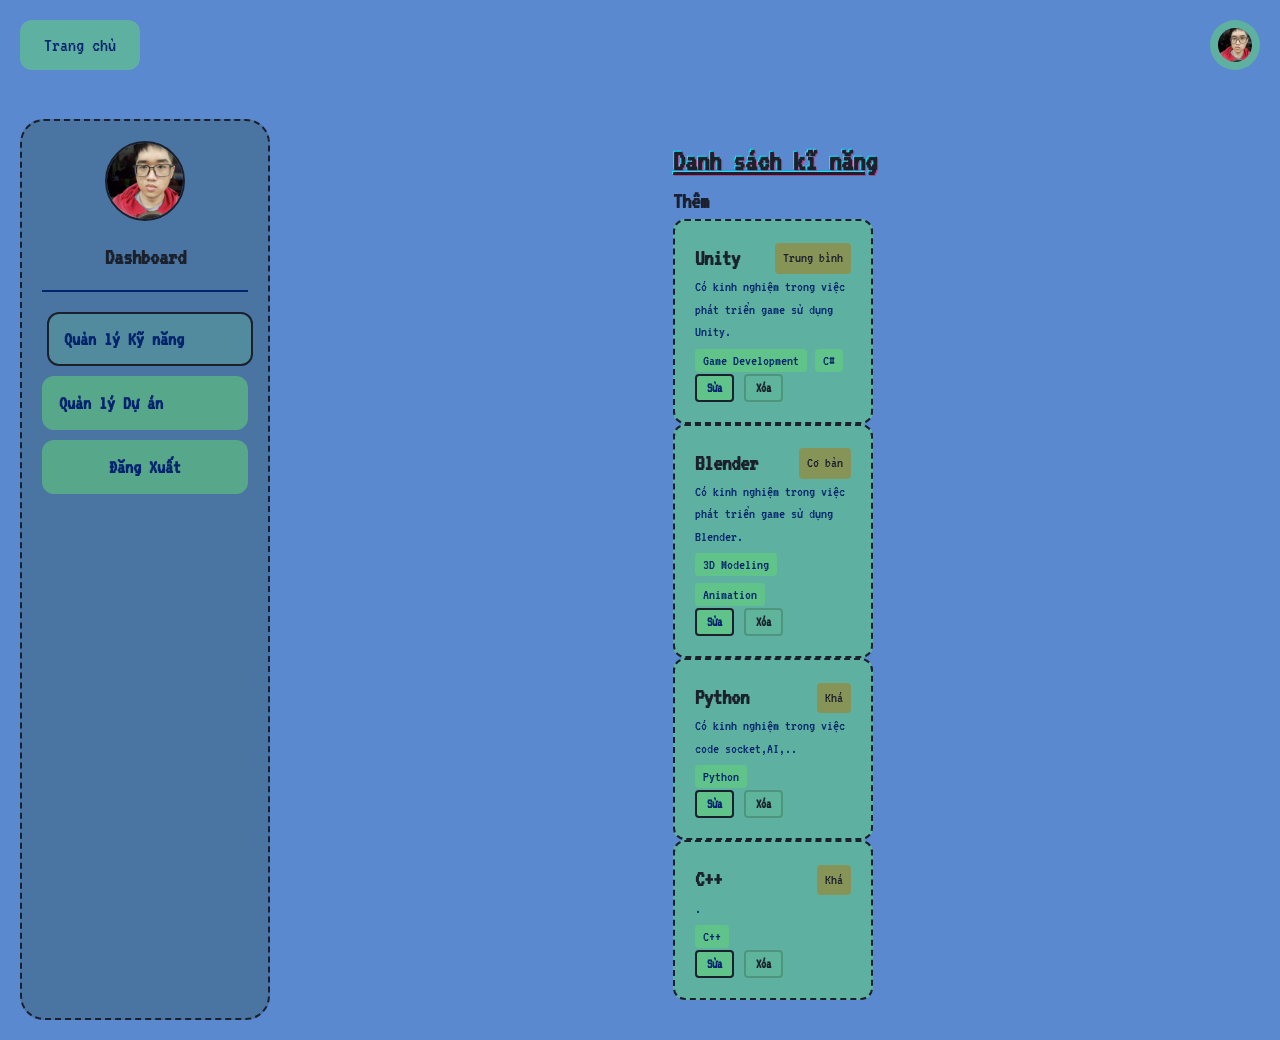
<file: src/dashboard.html>
<!DOCTYPE html>
<html lang="vi">

<head>
    <meta charset="UTF-8">
    <meta name="viewport" content="width=device-width, initial-scale=1.0">
    <title>Admin Dashboard - Portfolio</title>
    <link rel="preconnect" href="https://fonts.googleapis.com">
    <link rel="preconnect" href="https://fonts.gstatic.com" crossorigin>
    <link href="https://fonts.googleapis.com/css2?family=VT323&display=swap" rel="stylesheet">
    <link rel="stylesheet" href="style.css">
    <link rel="stylesheet" href="dashboard_style.css">
</head>

<body>
    <header>
        <nav>
            <ul class="nav-list">
                <li class="nav-item">
                    <a href="index.html" class="nav-link">Trang chủ</a>
                </li>
            </ul>
        </nav>
        <div class="avatar-content">
            <img src="avatar.jpg" alt="Logo" class="logo">
        </div>
    </header>

    <div class="admin-layout">
        <aside class="sidebar">
            <div class="admin-profile">
                <img src="avatar.jpg" alt="Admin Avatar">
                <h3>Dashboard</h3>
            </div>
            <ul class="sidebar-menu">
                <li><a href="#"class="active">Quản lý Kỹ năng</a></li>
                <li><a href="#">Quản lý Dự án</a></li>

                <li><a href="index.html" class="btn-logout">Đăng Xuất</a></li>
            </ul>
        </aside>

        <main class="main">
            <section class="content-section" id="skill">
                <h2 class="content-title">Danh sách kĩ năng</h2>
                <h3>Thêm</h3>
                <div class="skills-list">
                    <div class="skills-card">
                        <div class="skill-header">
                            <h3 class="skill-name">Unity</h3>
                            <span class="skill-level">Trung bình</span>
                        </div>
                        <p class="skill-description">Có kinh nghiệm trong việc phát triển game sử dụng Unity.</p>
                        <div class="skill-tags">
                            <span class="skill-tag">Game Development</span>
                            <span class="skill-tag">C#</span>
                        </div>
                        <div class="data-actions">
                            <button class="btn-edit">Sửa</button>
                            <button class="btn-delete">Xóa</button>
                        </div>
                    </div>
                     <div class="skills-card">
                        <div class="skill-header">
                            <h3 class="skill-name">Blender</h3>
                            <span class="skill-level">Cơ bản</span>
                        </div>
                        <p class="skill-description">Có kinh nghiệm trong việc phát triển game sử dụng Blender.</p>
                        <div class="skill-tags">
                            <span class="skill-tag">3D Modeling</span>
                            <span class="skill-tag">Animation</span>
                        </div>
                        <div class="data-actions">
                            <button class="btn-edit">Sửa</button>
                            <button class="btn-delete">Xóa</button>
                        </div>
                    </div>
                    <div class="skills-card">
                        <div class="skill-header">
                            <h3 class="skill-name">Python</h3>
                            <span class="skill-level">Khá</span>
                        </div>
                        <p class="skill-description">Có kinh nghiệm trong việc code socket,AI,..</p>
                        <div class="skill-tags">
                            <span class="skill-tag">Python</span>
                        </div>
                        <div class="data-actions">
                            <button class="btn-edit">Sửa</button>
                            <button class="btn-delete">Xóa</button>
                        </div>
                    </div>

                    <div class="skills-card">
                        <div class="skill-header">
                            <h3 class="skill-name">C++</h3>
                            <span class="skill-level">Khá</span>
                        </div>
                        <p class="skill-description">.</p>
                        <div class="skill-tags">
                            <span class="skill-tag">C++</span>
                        </div>
                        <div class="data-actions">
                            <button class="btn-edit">Sửa</button>
                            <button class="btn-delete">Xóa</button>
                        </div>
                    </div>
                </div>
            </section>
        </main>
    </div>

</body>

</html>
</file>
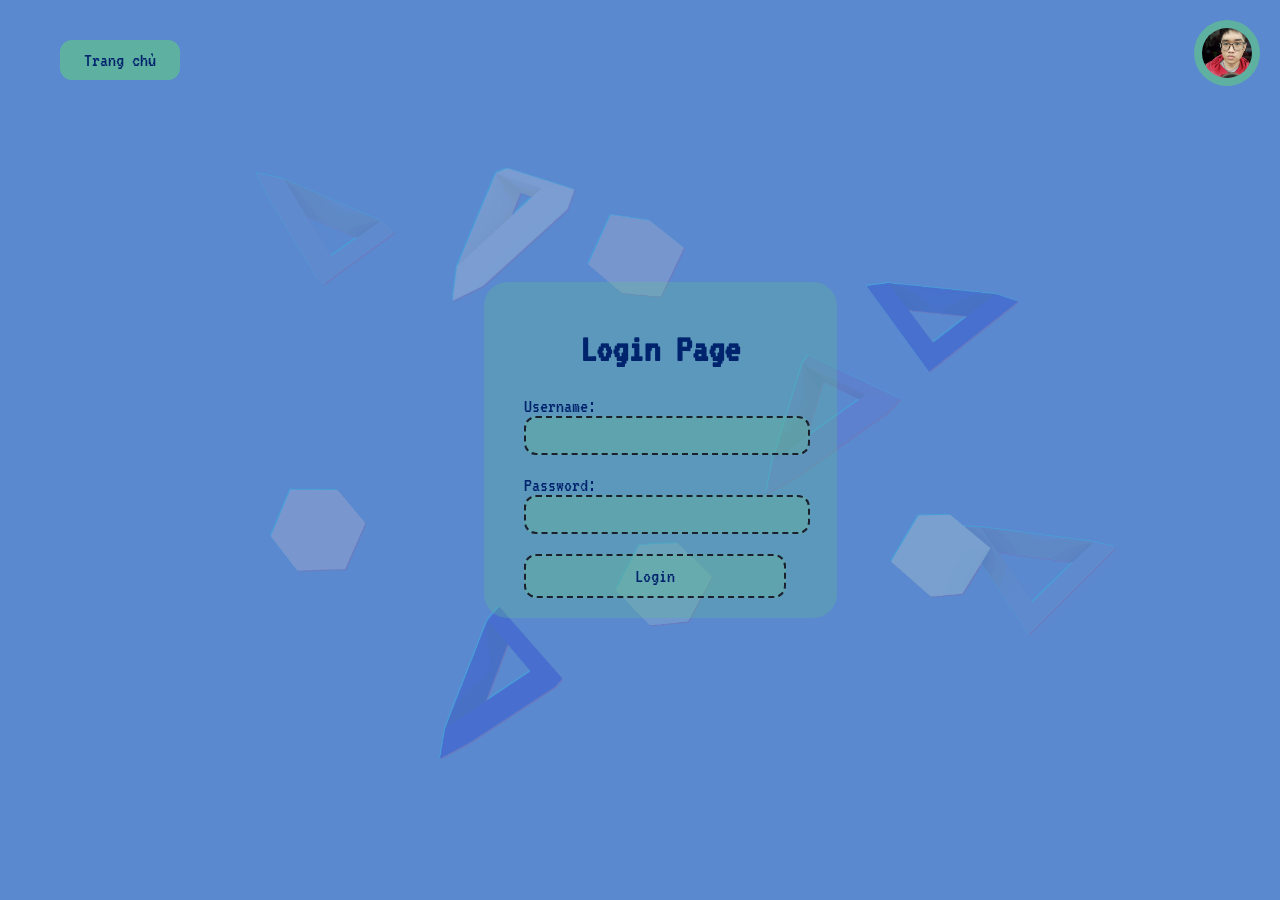
<file: src/login.html>
<!DOCTYPE html>
<html lang="vi">

<head>
    <meta charset="UTF-8">
    <meta name="viewport" content="width=device-width, initial-scale=1.0">
    <title>Login-Portfolio</title>
    <link rel="preconnect" href="https://fonts.googleapis.com">
    <link rel="preconnect" href="https://fonts.gstatic.com" crossorigin>
    <link href="https://fonts.googleapis.com/css2?family=VT323&display=swap" rel="stylesheet">

    <link rel="stylesheet" href="login_style.css">
</head>

<body>
    <header>
        <nav>
            <ul class="nav-list">
                <li class="nav-item">
                    <a href="index.html" class="nav-link">Trang chủ</a>
                </li>
            </ul>
        </nav>
        <div class="avatar-content">
            <img src="avatar.jpg" alt="Logo" class="logo">
        </div>
    </header>
    <main>
        <div class="login">
            <h1>Login Page</h1>
            <form action="/login" method="post">
                <label for="username">Username:</label>
                <input type="text" id="username" name="username" required><br><br>
                <label for="password">Password:</label>
                <input type="password" id="password" name="password" required><br><br>
                <input type="submit" value="Login" class="login-button">
            </form>
            <img src="floating.png" alt="Banner Image" class="floating-image" width="70%">
        </div>
    </main>
</body>
</file>
<file: src/style.css>
:root {
  --primary: #ff003c80;
  --secondary: #00f0ff;
  --background: #5a89cf;
  --bg-card-l: #64d67786;
  --bg-card-m: #63be8f4b;
  --bg-card-d: #2749374b;
  --text-dark: #1a202c;
  --text-light: #00236e;

  --font-size-base: 20px;
  --font-size-title: 17px;
  --font-size-small: 15px;

  --border-radius-sm: 4px;
  --border-radius-md: 12px;
  --border-radius-lg: 24px;
  --border-radius-full: 9999px;
  --font-regular: "VT323", monospace;

  --skill-card-bg: #64d67786;
  --skill-card-hover-bg: #63be8f4b;
  --skill-card-border: #1a202c;
  --skill-card-hover-border: #00f0ff;
  --skill-card-text: var(--text-light);
  --skill-card-hover-text: var(--text-light);
  --skill-card-level: #879458;
}
body {
  background-color: var(--background);
  color: var(--text-dark);
  font-size: var(--font-size-base);
  margin: 0;
  padding: 0;
  font-family: var(--font-regular);
  z-index: 1;
}
header {
  position: sticky;
  top: 0;
  display: flex;
  justify-content: space-between;
  color: var(--text-light);
  border-radius: var(--border-radius-lg);
  margin: 20px;
  z-index: 99;
}
.nav-list {
  display: flex;
  gap: 20px;
  justify-content: space-between;
  list-style: none;
}
.nav-item {
  font-size: var(--font-size-small);
  border-radius: var(--border-radius-md);
  background: var(--bg-card-l);
  padding: 10px 24px;
  font-size: var(--font-size-medium);
  margin-bottom: 0px;
}
.nav-link {
  text-decoration: none;
  font-family: var(--font-regular);
  color: var(--text-light);
}

.logo {
  color: var(--primary);
  border-radius: var(--border-radius-full);
  background: var(--bg-card-l);
  padding: 8px;
  object-fit: cover;
  object-position: center;
  width: 50px;
  height: 50px;
}

.info-avatar {
  color: var(--primary);
  background: var(--bg-card-l);
  object-fit: cover;
  object-position: center;
  width: 200px;
  aspect-ratio: 1 / 1;
  clip-path: polygon(25% 0%, 75% 0%, 100% 50%, 75% 100%, 25% 100%, 0% 50%);
}
.avatar-border {
  filter: drop-shadow(0px 0px 10px var(--skill-card-border));
  width: 50%;
}
.main {
  display: flex;
  flex-direction: column;
  align-items: center;
  gap: 20px;
  padding: 20px;
}
.banner {
  filter: contrast(110%) drop-shadow(1px 1px 0px var(--primary))
    drop-shadow(-1px -1px 0px var(--secondary));
  color: var(--text-light);
  border-radius: var(--border-radius-lg);
  text-align: center;
  width: 92%;
  margin: 0 auto;
  display: flex;
  z-index: 0;
  gap: 20px;
}
.floating-image {
  display: inline-block;
  position: fixed;
  top: -40px;
  margin: 0 auto;
  right: 0;
  left: 0;
  top: -50%;
  width: 100%;
  animation: floating 10s linear infinite;
  z-index: -4;
  opacity: 0.2;
  filter: invert(1);
}
.skills-list,
.project-list {
  display: grid;
  grid-template-columns: repeat(auto-fill, minmax(200px, 1fr));
  justify-content: left;
}
.project-link{
  text-decoration: none;
  color:inherit;
}
.skills-card,
.project-card {
  
  background: var(--skill-card-bg);
  border-style: dashed;
  border-width: 2px;
  border-color: var(--skill-card-border);
  color: var(--skill-card-text);
  border-radius: var(--border-radius-md);
  padding: 20px;
  max-width: 200px;
}
.skill-description {
  text-align: left;
  font-size: var(--font-size-small);
}
.skill-header {
  font-size: var(--font-size-base);
  display: flex;
  align-items: center;
  justify-content: space-between;
}
.skill-tag {
  background: var(--skill-card-bg);
  color: var(--text-light);
  border-radius: var(--border-radius-sm);
  padding: 4px 8px;
  font-size: var(--font-size-small);
}
.skill-name {
  font-weight: bold;
  color: var(--text-dark);
}
.skill-level {
  font-size: var(--font-size-small);
  color: var(--text-dark);
  background: var(--skill-card-level);
  border-radius: var(--border-radius-sm);
  padding: 4px 8px;
}
.content-title {
  text-shadow:
    1px 1px 0px var(--primary),
    -1px -1px 0px var(--secondary);
  text-decoration: underline;
}
.skill-container,
.project-container,
.contact-container {
  width: 96%;
  margin: 0 auto;
  padding: 20px;
}
.info-container {
  background: var(--bg-card-d);
  color: var(--text-light);
  border-radius: var(--border-radius-lg);
  width: 80%;
  margin-left: 1%;
  gap: 10px;
  align-items: center;
  display: flex;
  padding: 20px;
}
.bio {
  color: var(--text-dark);
  background-color: var(--bg-card-l);
  padding: 2px 2px;
  margin: 0 auto;
  text-align: left;
  border-radius: var(--border-radius-lg);
}
#link{
  text-decoration: none;
}
.contact-info{
  display: flex;
  gap: 20px;
  background-color: var(--bg-card-l);
  padding: 20px;
  border-radius: var(--border-radius-md);
  border-style: dashed;
}
.contact-description{
  color: var(--text-light);
}
@keyframes floating {
  0%,
  100% {
    transform: translateY(0);
  }
  50% {
    transform: translateY(-5%);
  }
}
@media (max-width: 767px) {
  header {
    flex-direction: column;
    gap: 15px;
    align-items: center;
    margin: 10px;
  }

  .nav-list {
    flex-wrap: wrap;
    justify-content: flex-start;
    gap: 10px;
    padding: 0;
  }

  .nav-item {
    padding: 8px 16px;
  }

  .info-container {
    flex-direction: column;
    width: 70%;
    margin: 0 auto;
    gap: 20px;
  }
  .skills-list,
  .project-list {
    display: grid;
    grid-template-columns: repeat(auto-fill, minmax(250px, 1fr));
    justify-content: left;
  }
  .info-avatar {
    width: 150px;
    height: 150px;
    display: none;
  }
  .logo {
    display: none;
  }
  .project-card {
    background: var(--skill-card-bg);
    border-style: dashed;
    border-width: 2px;
    border-color: var(--skill-card-border);
    color: var(--skill-card-text);
    border-radius: var(--border-radius-md);
    padding: 20px;
    max-width: 250px;
  }
}
@media (min-width: 768px) and (max-width: 1023px) {
  header {
    margin: 15px;
    width: 90%;
  }

  .nav-list {
    gap: 10px;
  }

  .nav-item {
    padding: 8px 15px;
  }

  .info-container {
    width: 88%;
    margin: 0 auto;
  }
  .skills-list,
  .project-list {
    display: grid;
    grid-template-columns: repeat(auto-fill, minmax(220px, 1fr));
    justify-content: left;
    width: 80%;
    margin: 0 auto;
  }
  .skills-card,
  .project-card {
    background: var(--skill-card-bg);
    border-style: dashed;
    border-width: 2px;
    border-color: var(--skill-card-border);
    color: var(--skill-card-text);
    border-radius: var(--border-radius-md);
    padding: 20px;
    max-width: 250px;
  }
}
</file>
<file: src/dashboard_style.css>
:root {
  --primary: #ff003c80;
  --secondary: #00f0ff;
  --background: #5a89cf;
  --bg-card-l: #64d67786;
  --bg-card-m: #63be8f4b;
  --bg-card-d: #2749374b;
  --text-dark: #1a202c;
  --text-light: #00236e;

  --font-size-base: 20px;
  --font-size-title: 17px;
  --font-size-small: 15px;

  --border-radius-sm: 4px;
  --border-radius-md: 12px;
  --border-radius-lg: 24px;
  --border-radius-full: 9999px;
  --font-regular: "VT323", monospace;

  --skill-card-bg: #64d67786;
  --skill-card-hover-bg: #63be8f4b;
  --skill-card-border: #1a202c;
  --skill-card-hover-border: #00f0ff;
  --skill-card-text: var(--text-light);
  --skill-card-hover-text: var(--text-light);
  --skill-card-level: #879458;
}

* {
  margin: 0;
  padding: 0;
  box-sizing: border-box;
}

body {
  background-color: var(--background);
  color: var(--text-dark);
  font-family: var(--font-regular);
  font-size: var(--font-size-base);
  line-height: 1.5;
}

.admin-layout {
  display: grid;
  grid-template-columns: 250px 1fr;
  min-height: 100vh;
  gap: 20px;
  padding: 20px;
}

.sidebar {
  background-color: var(--bg-card-d);
  border: 2px dashed var(--text-dark);
  border-radius: var(--border-radius-lg);
  padding: 20px;
  display: flex;
  flex-direction: column;
  gap: 20px;
}

.admin-profile {
  text-align: center;
  border-bottom: 2px solid var(--text-light);
  padding-bottom: 15px;
}

.admin-profile img {
  width: 80px;
  height: 80px;
  border-radius: var(--border-radius-full);
  border: 2px solid var(--text-dark);
  margin-bottom: 10px;
  object-fit: cover;
}

.sidebar-menu {
  list-style: none;
  display: flex;
  flex-direction: column;
  gap: 10px;
}

.sidebar-menu li a {
  display: block;
  text-decoration: none;
  color: var(--text-light);
  background-color: var(--bg-card-l);
  padding: 10px 15px;
  border-radius: var(--border-radius-md);
  border: 2px solid transparent;
  font-weight: bold;
  transition: all 0.2s;
}

.sidebar-menu li a:hover,
.sidebar-menu li a.active {
  border-color: var(--text-dark);
  background-color: var(--bg-card-m);
  transform: translateX(5px);
}

.btn-logout {
  margin-top: auto;
  background-color: #ff4d4d;
  color: white;
  text-align: center;
}

.main-content {
  display: flex;
  flex-direction: column;
  gap: 20px;
}

.toolbar {
  background-color: var(--bg-card-l);
  border: 2px dashed var(--text-dark);
  border-radius: var(--border-radius-md);
  padding: 15px 20px;
  display: flex;
  justify-content: space-between;
  align-items: center;
}

.toolbar-title {
  color: var(--text-light);
  font-size: var(--font-size-title);
  text-shadow: 1px 1px 0px var(--primary);
}

.btn-add {
  background-color: var(--text-dark);
  color: var(--secondary);
  border: none;
  padding: 8px 16px;
  font-family: var(--font-regular);
  font-size: var(--font-size-small);
  border-radius: var(--border-radius-sm);
  cursor: pointer;
  transition: 0.2s;
}

.btn-add:hover {
  background-color: var(--secondary);
  color: var(--text-dark);
}

.data-grid {
  display: grid;
  grid-template-columns: 1fr;
  gap: 15px;
}

.data-row {
  background-color: var(--bg-card-m);
  border: 2px solid var(--text-dark);
  border-style: dashed;
  border-radius: var(--border-radius-md);
  padding: 15px;
  display: flex;
  justify-content: space-between;
  align-items: center;
}

.data-info h3 {
  color: var(--text-light);
  margin-bottom: 5px;
}

.data-info p {
  font-size: var(--font-size-small);
  color: var(--text-dark);
}

.data-actions {
  display: flex;
  gap: 10px;
}

.btn-edit,
.btn-delete {
  padding: 5px 10px;
  font-family: var(--font-regular);
  border: 2px solid var(--text-dark);
  border-radius: var(--border-radius-sm);
  cursor: pointer;
  text-decoration: none;
  font-weight: bold;
}

.btn-edit {
  background-color: var(--bg-card-l);
  color: var(--text-light);
}
.btn-delete {
  background-color: var(--bg-card-m);
  color: var(--text-dark);
  border-color: var(--bg-card-d);
}

@media (min-width: 1024px) {
  .data-grid {
    grid-template-columns: repeat(2, 1fr);
  }
}

@media (min-width: 768px) and (max-width: 1023px) {
  .admin-layout {
    grid-template-columns: 200px 1fr;
    gap: 15px;
    padding: 15px;
  }
}

@media (max-width: 767px) {
  .admin-layout {
    grid-template-columns: 1fr;
    padding: 10px;
  }

  .sidebar {
    flex-direction: row;
    flex-wrap: wrap;
    align-items: center;
    justify-content: space-between;
  }

  .admin-profile {
    border-bottom: none;
    padding-bottom: 0;
    display: flex;
    align-items: center;
    gap: 10px;
  }

  .admin-profile img {
    width: 40px;
    height: 40px;
    margin-bottom: 0;
  }

  .sidebar-menu {
    flex-direction: row;
    flex-wrap: wrap;
    width: 100%;
    justify-content: center;
  }

  .sidebar-menu li {
    flex: 1 1 45%;
  }
  .sidebar-menu li a {
    text-align: center;
  }

  .btn-logout {
    margin-top: 0;
  }

  .data-row {
    flex-direction: column;
    align-items: flex-start;
    gap: 10px;
  }

  .data-actions {
    width: 100%;
    justify-content: flex-end;
  }
}
</file>
<file: src/login_style.css>
:root {
  --primary: #ff003c80;
  --secondary: #00f0ff;
  --background: #5a89cf;
  --bg-card-l: #64d67786;
  --bg-card-m: #63be8f4b;
  --text-dark: #1a202c;
  --text-light: #00236e;

  --font-size-base: 20px;
  --font-size-title: 17px;
  --font-size-small: 15px;

  --border-radius-sm: 4px;
  --border-radius-md: 12px;
  --border-radius-lg: 24px;
  --border-radius-full: 9999px;
  --font-regular: "VT323", monospace;

  --skill-card-bg: #64d67786;
  --skill-card-hover-bg: #63be8f4b;
  --skill-card-border: #1a202c;
  --skill-card-hover-border: #00f0ff;
  --skill-card-text: var(--text-light);
  --skill-card-hover-text: var(--text-light);
  --skill-card-level: #879458;
}
body {
    background-color: var(--background);
    color: var(--text-dark);
    font-size: var(--font-size-base);
    font-family: var(--font-regular);
    display: flex;
    flex-direction: column;
    align-items: center;
    justify-content: center;
    
    height: 100vh;
    margin: 0;
}
header {
  display: flex;
  justify-content: space-between;
  color: var(--text-light);
  border-radius: var(--border-radius-lg);
  margin: 20px;
  position: fixed;
    top: 0;
    left: 0;
    right: 0;
}
.nav-list {
  display: flex;
  gap: 20px;
  justify-content: space-between;
  list-style: none;
}
.nav-item {
  font-size: var(--font-size-small);
  border-radius: var(--border-radius-md);
  background: var(--bg-card-l);
  padding: 10px 24px;
  font-size: var(--font-size-medium);
  margin-bottom: 0px;
}
.nav-link {
  text-decoration: none;
  font-family: var(--font-regular);
  color: var(--text-light);
}

.logo {
  color: var(--primary);
  border-radius: var(--border-radius-full);
  background: var(--bg-card-l);
  padding: 8px;
  object-fit: cover;
  object-position: center;
  width: 50px;
  height: 50px;
}
.login{
  display: flex;
  flex-direction: column;
  padding: 20px;
  align-items: center;
  background: var(--bg-card-m);
  color: var(--text-light);
  border-radius: var(--border-radius-lg);
  width: 100%;

}
.login input {
  padding: 10px;
  border-radius: var(--border-radius-md);
  background: var(--bg-card-m);
  color: var(--text-light);
  border: none;
  width: 96%;
    margin: 0 auto;
      padding: 10px;
  border:dashed;
  border-width: 2px;
  border-color: var(--skill-card-border);
}
.login-button {
  background: var(--bg-card-l);
  color: var(--text-light);
  border: none;

  border-radius: var(--border-radius-md);
  cursor: pointer;
  width: 100%;
    margin: 0 auto;
font-family: var(--font-regular);
font-size: var(--font-size-base);
}
.login-button:hover {
 text-shadow: 1px 1px 0px var(--primary), -1px -1px 0px var(--secondary);
  filter: drop-shadow(1px 1px 0px var(--primary)) drop-shadow(-1px -1px 0px var(--secondary));

  font-weight: bold;
  color: var(--text-dark);
}
.floating-image {
  display: flex;
  position: fixed;
  left: 50%;
  top: 50%;
  transform: translate(-50%, -50%);
  justify-content: center;
  align-items: center;
  width: auto;
  max-width: 90%;
  animation: floating 10s linear infinite;
  z-index: -4;
  opacity: 0.2;
  filter: invert(1)contrast(110%) drop-shadow(1px 1px 0px var(--primary))
    drop-shadow(-1px -1px 0px var(--secondary));
}
@keyframes floating {
  0%,
  100% {
      transform: translate(-50%, -50%);
  }
  50% {
      transform: translate(-50%, -51%);
  }
}
</file>
